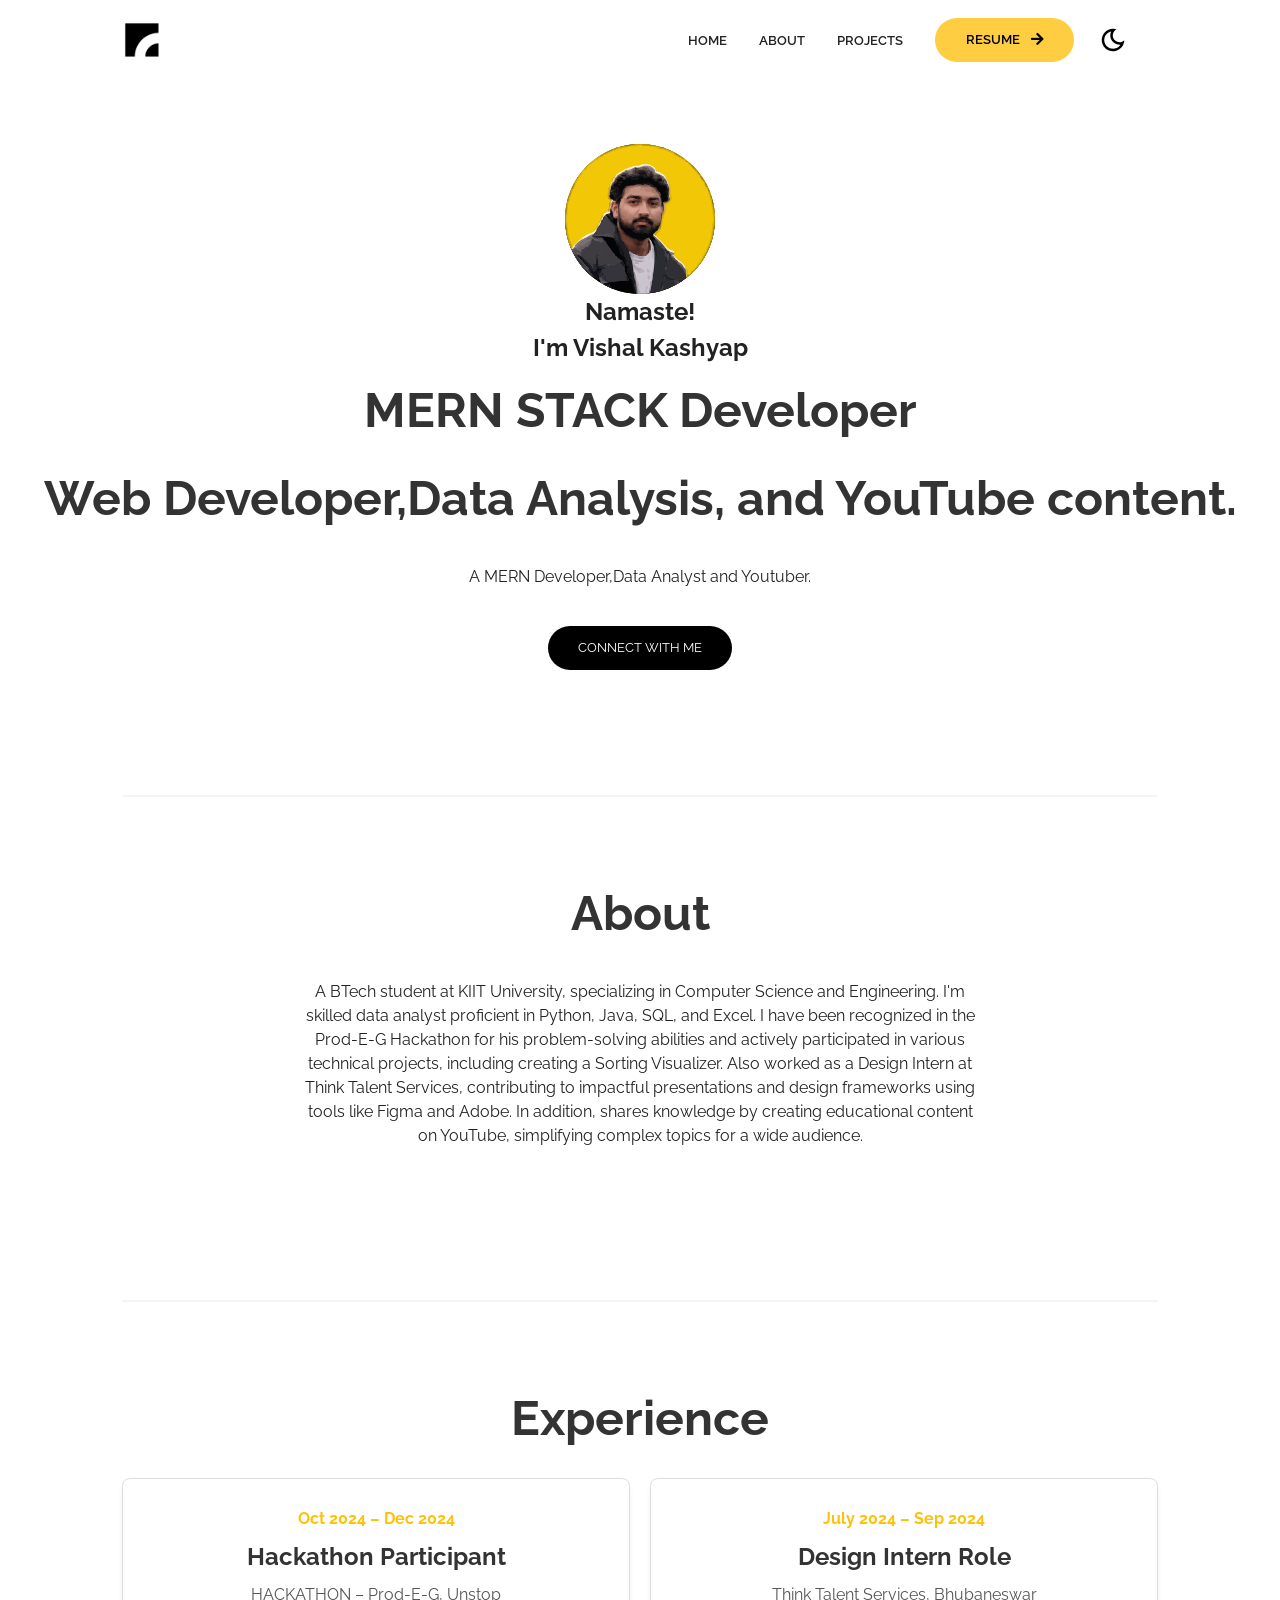
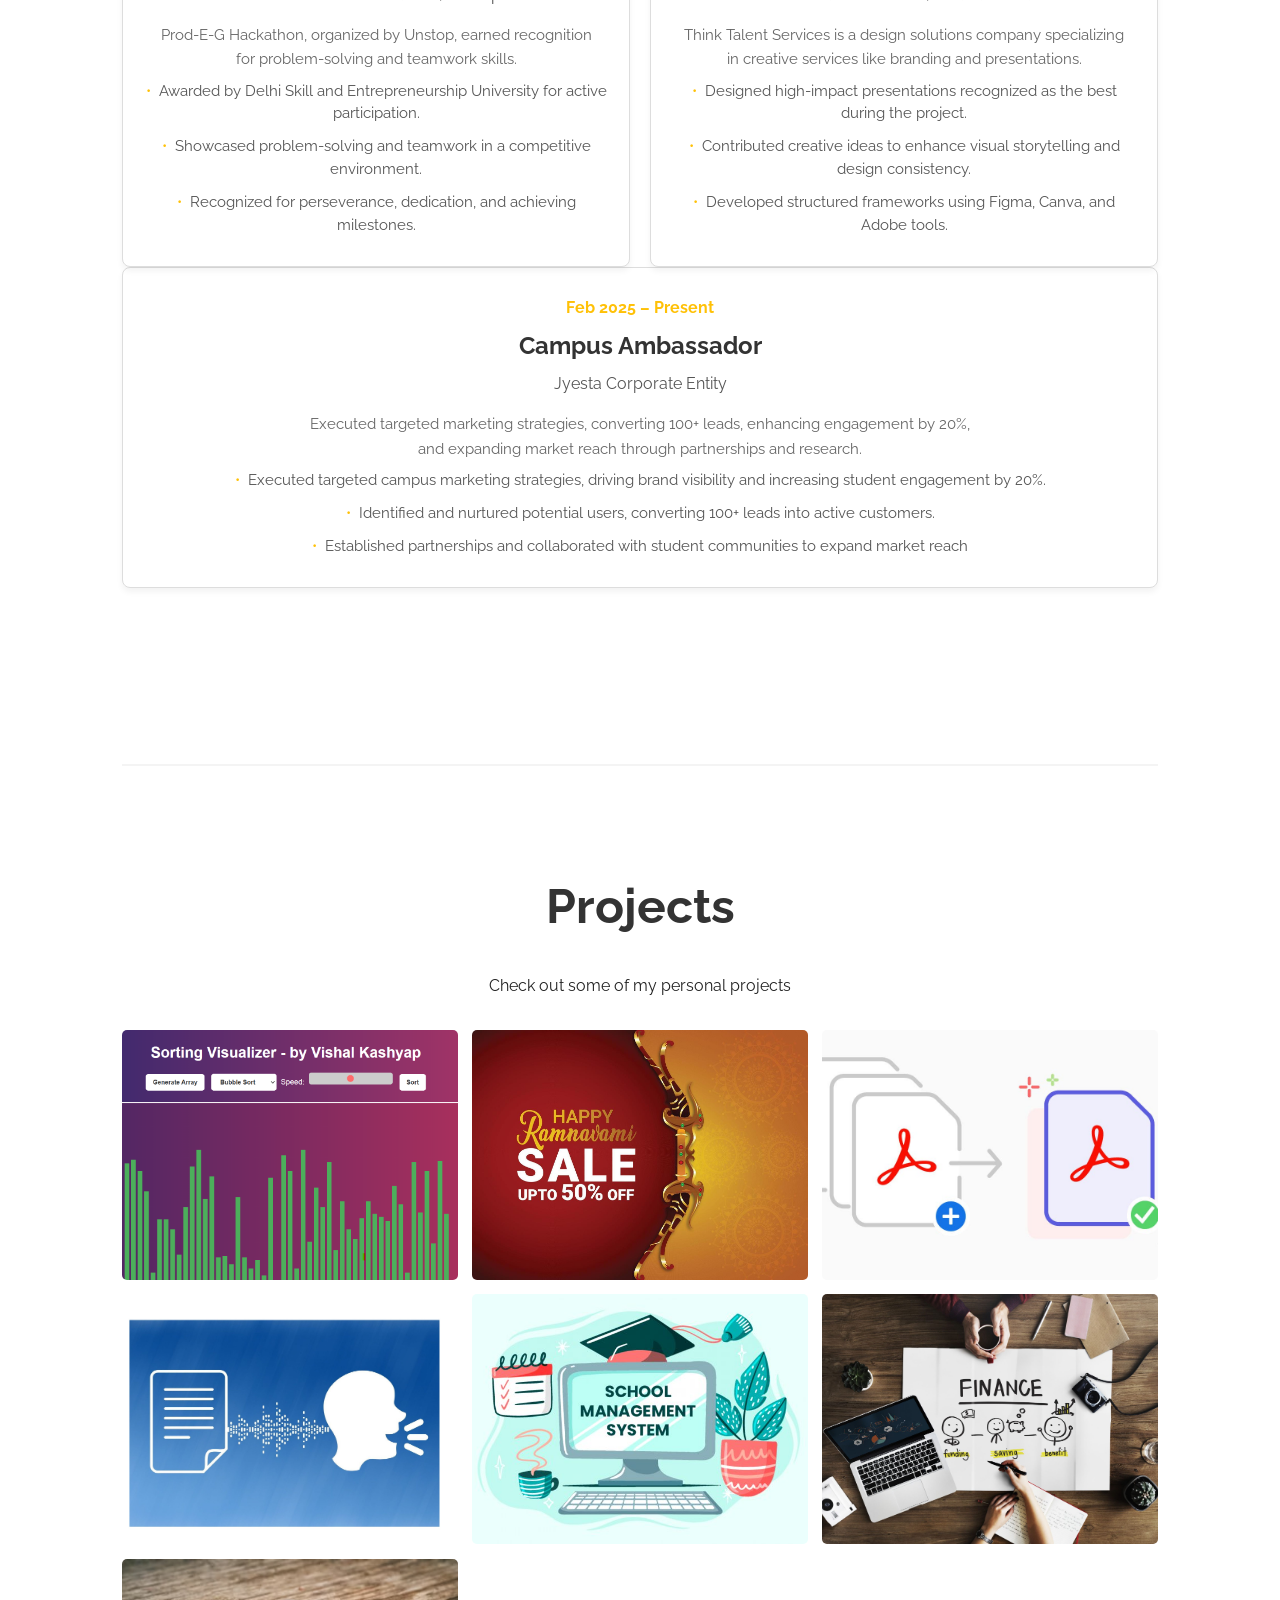
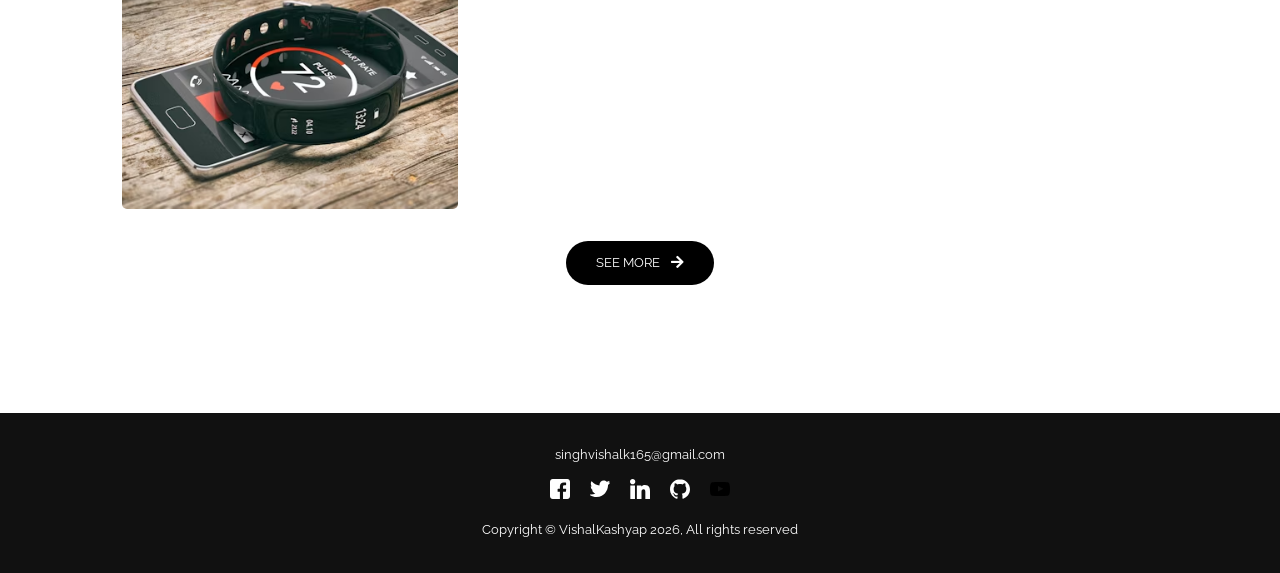
<file: index.html>
<!DOCTYPE html>
<html lang="en">
  <head>
    <meta charset="UTF-8" />
    <meta http-equiv="X-UA-Compatible" content="IE=edge" />
    <meta name="viewport" content="width=device-width, initial-scale=1.0" />
    <!-- Primary Meta Tags -->
    <title>Vishal's Portfolio</title>
    <meta name="title" content="Vishal's Portfolio " />
    <meta
      name="description"
      content="Build or customize your portfolio website using this super easy template. Free to use if you are a member of the community or a contributor to this project"
    />

    <!-- Open Graph / Facebook -->
    <meta property="og:type" content="website" />
    <meta
      property="og:url"
      content="https://github.com/CommunityPro/portfolio-html"
    />
    <meta property="og:title" content=" Vishal's Portfolio " />
    <meta
      property="og:description"
      content="Build or customize your portfolio website using this super easy template. Free to use if you are a member of the community or a contributor to this project"
    />
    <meta
      property="og:image"
      content="https://user-images.githubusercontent.com/62628408/150613011-b78a7f5a-0af1-4312-aab0-0022e7258693.png"
    />

    <!-- Twitter -->
    <meta property="twitter:card" content="summary_large_image" />
    <meta
      property="twitter:url"
      content="https://github.com/CommunityPro/portfolio-html"
    />
    <meta property="twitter:title" content="Vishal's Portfolio" />
    <meta
      property="twitter:description"
      content="Build or customize your portfolio website using this super easy template. Free to use if you are a member of the community or a contributor to this project"
    />
    <meta
      property="twitter:image"
      content="https://user-images.githubusercontent.com/62628408/150613011-b78a7f5a-0af1-4312-aab0-0022e7258693.png"
    />

    <!-- Link -->
    <link
      rel="apple-touch-icon"
      sizes="180x180"
      href="assets/favicon/apple-touch-icon.png"
    />
    <link
      rel="icon"
      type="image/png"
      sizes="16x16"
      href="/assets/favicon/favicon-16x16.png"
    />
    <link
      rel="icon"
      type="image/png"
      sizes="32x32"
      href="assets/favicon/favicon-32x32.png"
    />
    <link
      rel="icon"
      type="image/png"
      sizes="192x192"
      href="assets/favicon/android-chrome-192x192.png"
    />
    <link
      rel="icon"
      type="image/png"
      sizes="512x512"
      href="assets/favicon/android-chrome-512x512.png"
    />
    <link rel="icon" type="image/x-icon" href="assets/favicon/favicon.ico" />
    <link rel="manifest" href="assets/favicon/site.webmanifest" />
    <link
      rel="stylesheet"
      href="https://use.fontawesome.com/releases/v5.15.4/css/all.css"
      integrity="sha384-DyZ88mC6Up2uqS4h/KRgHuoeGwBcD4Ng9SiP4dIRy0EXTlnuz47vAwmeGwVChigm"
      crossorigin="anonymous"
    />
    <link rel="stylesheet" href="css/style.css" />
    <link rel="stylesheet" href="css/utilities.css" />
  </head>
  <body>
    <header id="hero">
      <!-- Navbar -->
      <nav class="navbar">
        <div class="container">
          <!-- Logo -->
          <h1 id="logo">
            <a href="https://github.com/vishalsiingh"
              ><img src="./assets/logo.png" alt="Your Logo"
            /></a>
          </h1>
          <!-- Navbar links -->
          <ul class="nav-menu">
            <li><a class="nav-link" href="#">HOME</a></li>
            <li><a class="nav-link" href="#about">ABOUT</a></li>
            <!-- <li><a class="nav-link" href="#experience">EXPERIENCE</a></li> -->
            <li><a class="nav-link" href="#projects">PROJECTS</a></li>
            <!-- <li><a class="nav-link" href="#">CONTACT</a></li> -->
            <!-- <li><a class="nav-link" href="#">BlOG</a></li> -->
            <li>
              <a
                class="nav-link btn btn-primary"
                href="https://drive.google.com/file/d/1bNooGk1gYQghJEmc5pCq57yoVeZEITYA/view?usp=sharing"
                >RESUME <i class="fas fa-arrow-right"></i
              ></a>
            </li>

            <!-- Toggle switch -->
            <div class="theme-switch">
              <input type="checkbox" id="switch" />
              <label class="toggle-icons" for="switch">
                <img class="moon" src="assets/moon.svg" />
                <img class="sun" src="assets/sun.svg" />
              </label>
            </div>
            <!-- Hamburger menu -->
          </ul>
          <div class="hamburger">
            <span class="bar"></span>
            <span class="bar"></span>
            <span class="bar"></span>
          </div>
        </div>
      </nav>

      <section class="header-container">
        <img
          class="profile-image"
          src="assets/about-me.svg"
          alt=""
        />
        <h1>Namaste!</h1>
        <h1>I'm Vishal Kashyap</h1>

        <div class="content-text">
          <h2>MERN STACK Developer</h2>
          <h2> Web Developer,Data Analysis, and YouTube content.</h2>

          <p>
            A MERN Developer,Data Analyst and Youtuber.
          </p>
        </div>
        <a
          href="https://www.linkedin.com/in/vishal--kashyap/"
          class="btn btn-secondary"
          target="_blank"
          >Connect With Me</a
        >
      </section>
    </header>

    <!--About-->
    <section id="about" class="project-container container">
      <div class="division"></div>
      <div class="content-text">
        <h2>About</h2>
        <p>A BTech student at KIIT University, specializing in Computer Science and Engineering. I'm skilled data analyst proficient in Python, Java, SQL, and Excel. I have been recognized in the Prod-E-G Hackathon for his problem-solving abilities and actively participated in various technical projects, including creating a Sorting Visualizer. Also worked as a Design Intern at Think Talent Services, contributing to impactful presentations and design frameworks using tools like Figma and Adobe. In addition, shares knowledge by creating educational content on YouTube, simplifying complex topics for a wide audience.</p>
      </div>

      <article class="project">


</article>

      <!-- <a href="#" class="btn btn-secondary"
        target="_blank" >See More <i class="fas fa-arrow-right"></i
      ></a> -->
    </section>


    <section id="experience" class="project-container container">
      <div class="division"></div>
      <div class="content-text">
        <h2>Experience</h2>
        <div class="experience-grid">
          <div class="experience-item">
            <p class="experience-duration">Oct 2024 – Dec 2024</p>
            <h3>Hackathon Participant</h3>
            <p class="experience-location">HACKATHON – Prod-E-G, Unstop</p>
            <p class="experience-description">
              Prod-E-G Hackathon, organized by Unstop, earned recognition for problem-solving and teamwork skills.
            </p>
            <ul class="experience-points">
              <li>Awarded by Delhi Skill and Entrepreneurship University for active participation.</li>
              <li>Showcased problem-solving and teamwork in a competitive environment.</li>
              <li>Recognized for perseverance, dedication, and achieving milestones.</li>
            </ul>
          </div>
          <div class="experience-item">
            <p class="experience-duration">July 2024 – Sep 2024</p>
            <h3>Design Intern Role</h3>
            <p class="experience-location">Think Talent Services, Bhubaneswar</p>
            <p class="experience-description">
              Think Talent Services is a design solutions company specializing in creative services like branding and presentations.
            </p>
            <ul class="experience-points">
              <li>Designed high-impact presentations recognized as the best during the project.</li>
              <li>Contributed creative ideas to enhance visual storytelling and design consistency.</li>
              <li>Developed structured frameworks using Figma, Canva, and Adobe tools.</li>
            </ul>
          </div>
        </div>
        <div class="experience-item">
          <p class="experience-duration">Feb 2025 – Present</p>
          <h3>Campus Ambassador</h3>
          <p class="experience-location">Jyesta Corporate Entity</p>
          <p class="experience-description">
            Executed targeted marketing strategies, converting 100+ leads, enhancing engagement by 20%, and expanding market reach through partnerships and research.
          </p>
          <ul class="experience-points">
            <li>Executed targeted campus marketing strategies, driving brand visibility and increasing student engagement by 20%.</li>
            <li>Identified and nurtured potential users, converting 100+ leads into active customers.</li>
            <li>Established partnerships and collaborated with student communities to expand market reach</li>
          </ul>
        </div>
      </div>
      <!-- <article class="ex">


  </article> -->
  <!-- <a href="#" class="btn btn-secondary"
        target="_blank" >See More <i class="fas fa-arrow-right"></i
      ></a> -->
      </section>
    
    
    <!-- Projects -->
    <section id="projects" class="project-container container">
      <div class="division"></div>
      <div class="content-text">
        <h2>Projects</h2>
        <p>Check out some of my personal projects</p>
      </div>

      <article class="project">
        <!-- Project 1 -->
        <div href="https://github.com/vishalsiingh/Sorting-Visualizer" class="card">
          <div class="project-info">
            <div class="project-bio">
              <h3>Sorting-Visualizer</h3>
              <p>HTML, JS, CSS</p>
            </div>

            <div class="project-link">
              <a href="https://github.com/vishalsiingh/Sorting-Visualizer" target="_blank"><i class="fab fa-github"></i></a>
              <a href="#" target="_blank"><i class="fas fa-globe"></i></a>
            </div>
          </div>
        </div>

        <!-- Project 2 -->
        <div href="" class="card">
          <div class="project-info">
            <div class="project-bio">
              <h3>Data Analytics Projects</h3>
              <p>Python,Numpy,Jupyter</p>
            </div>

            <div class="project-link">
              <a href="https://github.com/vishalsiingh/Data-Analytics-Projects" target="_blank"><i class="fab fa-github"></i></a>
              <a href="#" target="_blank"><i class="fas fa-globe"></i></a>
            </div>
          </div>
        </div>

        <!-- Porject 3 -->
        <div href="" class="card">
          <div class="project-info">
            <div class="project-bio">
              <h3>Merging pdf </h3>
              <p>Python</p>
            </div>

            <div class="project-link">
              <a href="https://github.com/vishalsiingh/Merge-Pdf-Project" target="_blank"><i class="fab fa-github"></i></a>
              <a href="#" target="_blank"><i class="fas fa-globe"></i></a>
            </div>
          </div>
        </div>
        <!--Project 4-->
        <div href="" class="card">
          <div class="project-info">
            <div class="project-bio">
              <h3>Text to Speech</h3>
              <p>Python,Tkinter</p>
            </div>

            <div class="project-link">
              <a href="https://github.com/vishalsiingh/Text-to-Speech" target="_blank"><i class="fab fa-github"></i></a>
              <a href="#" target="_blank"><i class="fas fa-globe"></i></a>
            </div>
          </div>
        </div>
        <!---Peoject 5-->
        <div href="" class="card">
          <div class="project-info">
            <div class="project-bio">
              <h3>School Management System</h3>
              <p>Python,Tkinter,sqlite3</p>
            </div>

            <div class="project-link">
              <a href="https://github.com/vishalsiingh/School-Management-System" target="_blank"><i class="fab fa-github"></i></a>
              <a href="#" target="_blank"><i class="fas fa-globe"></i></a>
            </div>
          </div>
        </div>
        <!----project 6-->
        <div href="https://github.com/vishalsiingh/Finance-Manager" class="card">
          <div class="project-info">
            <div class="project-bio">
              <h3>Personal Finance Manager</h3>
              <p>MERN STACK</p>
            </div>

            <div class="project-link">
              <a href="https://github.com/vishalsiingh/Finance-Manager" target="_blank"><i class="fab fa-github"></i></a>
              <a href="#" target="_blank"><i class="fas fa-globe"></i></a>
            </div>
          </div>
        </div>
        <!--projct 7-->
        <div href="https://github.com/vishalsiingh/fitness-tracker" class="card">
          <div class="project-info">
            <div class="project-bio">
              <h3>Fitness Tracker</h3>
              <p>Implemented using Python</p>
            </div>

            <div class="project-link">
              <a href="https://github.com/vishalsiingh/fitness-tracker" target="_blank"><i class="fab fa-github"></i></a>
              <a href="#" target="_blank"><i class="fas fa-globe"></i></a>
            </div>
          </div>
        </div>


      </article>

      <a href="#" class="btn btn-secondary"
        target="_blank" >See More <i class="fas fa-arrow-right"></i
      ></a>
    </section>

    <footer id="footer">
      <div class="container">
        <a href="mailto:communitypro47@gmail.com">singhvishalk165@gmail.com</a>
        <!-- Social links -->
        <div class="social">
          <a href="#" target="_blank"
            ><img src="./assets/facebook-icon.svg" alt="Facebook"
          /></a>
          <a href="https://x.com/VishalS68536149" target="_blank"><img src="./assets/twitter-icon.svg" alt="Twitter" /></a>
          <a href="https://www.linkedin.com/in/vishal--kashyap/" target="_blank"
            ><img src="./assets/linkedin-icon.svg" alt="Linkedin"
          /></a>
          <a href="https://github.com/vishalsiingh" target="_blank"><img src="./assets/github-icon.svg" alt="GitHub" /></a>
          <a href="https://www.youtube.com/@heysnap_" target="_blank"
            ><img src="./assets/youtube-168-svgrepo-com.svg" alt="Youtube"
          /></a>
        </div>
        <!-- Attribution -->
        <!-- <div class="attribution">
          <a
            href="https://github.com/CommunityPro/portfolio-html"
            target="_blank"
            rel="noopener noreferrer"
          >
            <img
              src="https://user-images.githubusercontent.com/62628408/157202263-9174da24-b19a-4017-9b7c-a1d26ae8f014.svg"
              alt="attribution"
              width="150px"
            />
          </a>
        </div> -->
        <p>Copyright &copy; VishalKashyap <span id="datee"></span>, All rights reserved</p>
      </div>
    </footer>
    <script src="js/script.js"></script>
  </body>
</html>
</file>
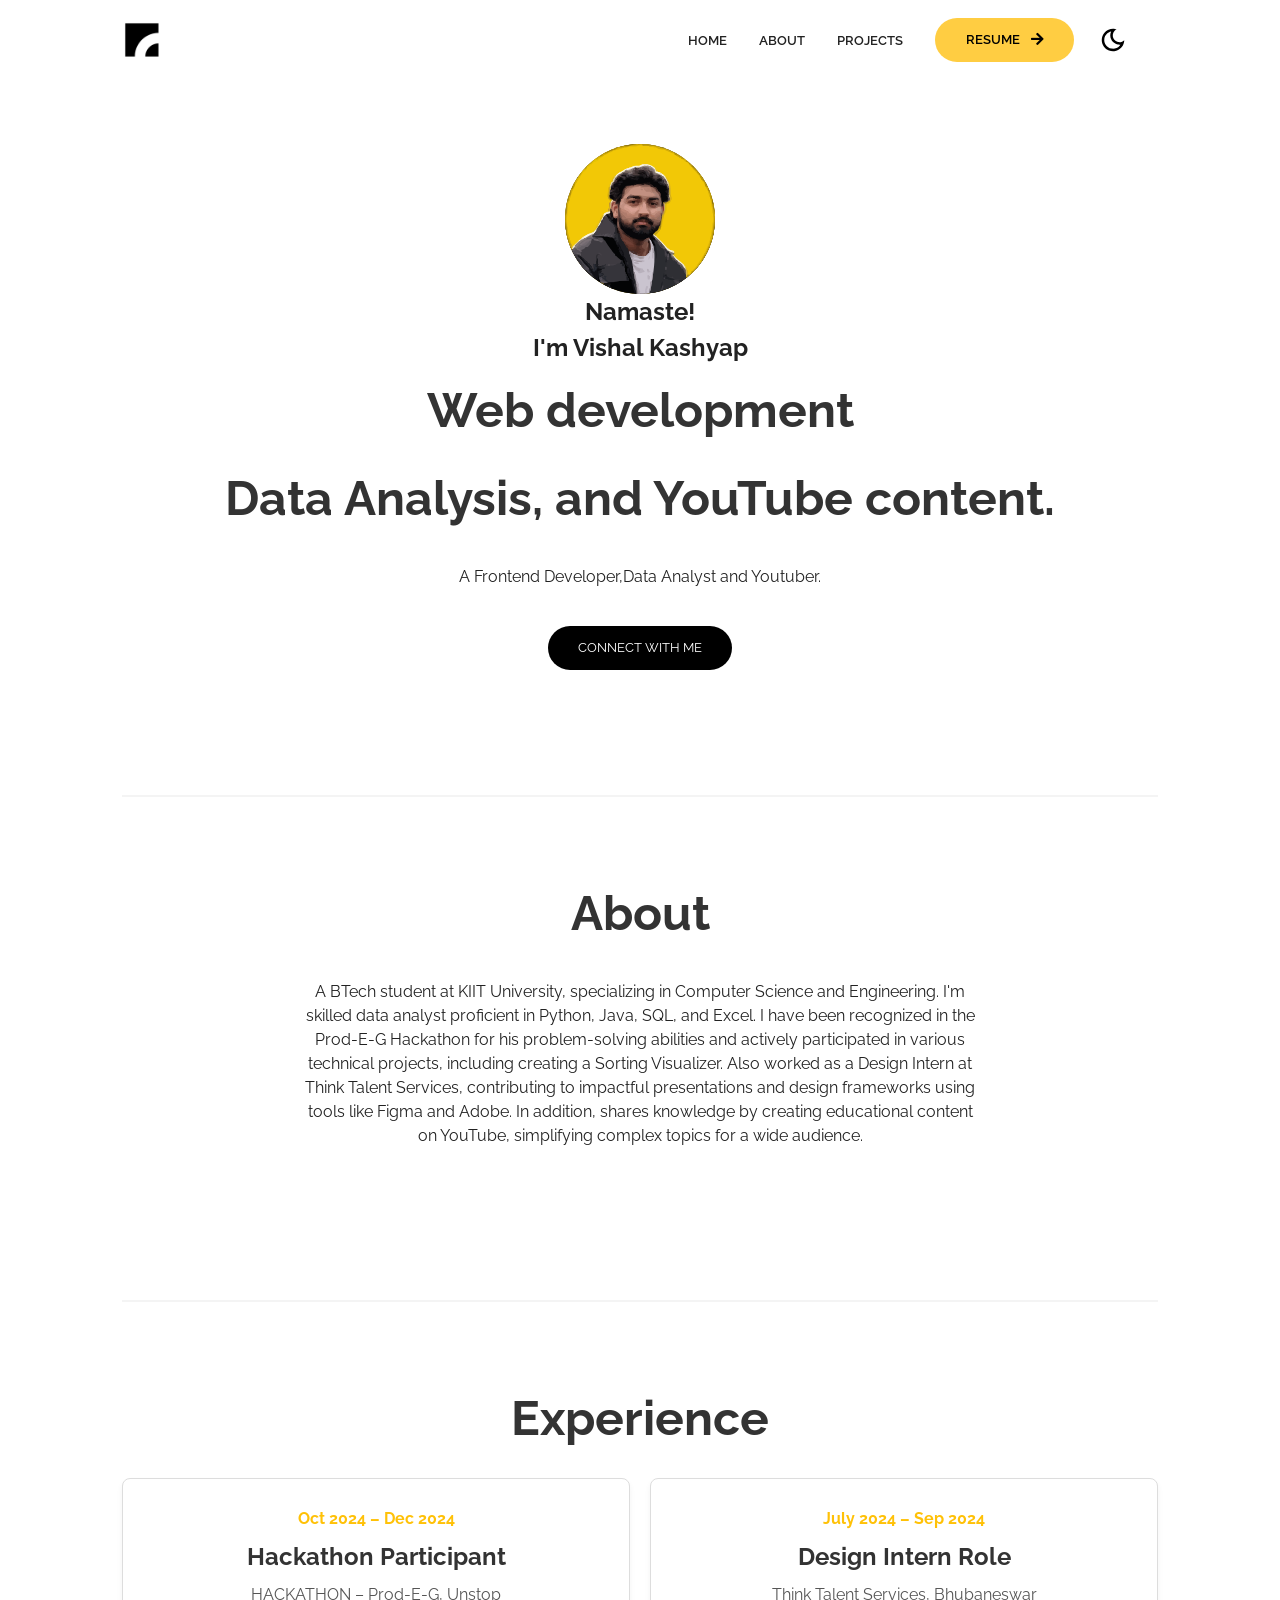
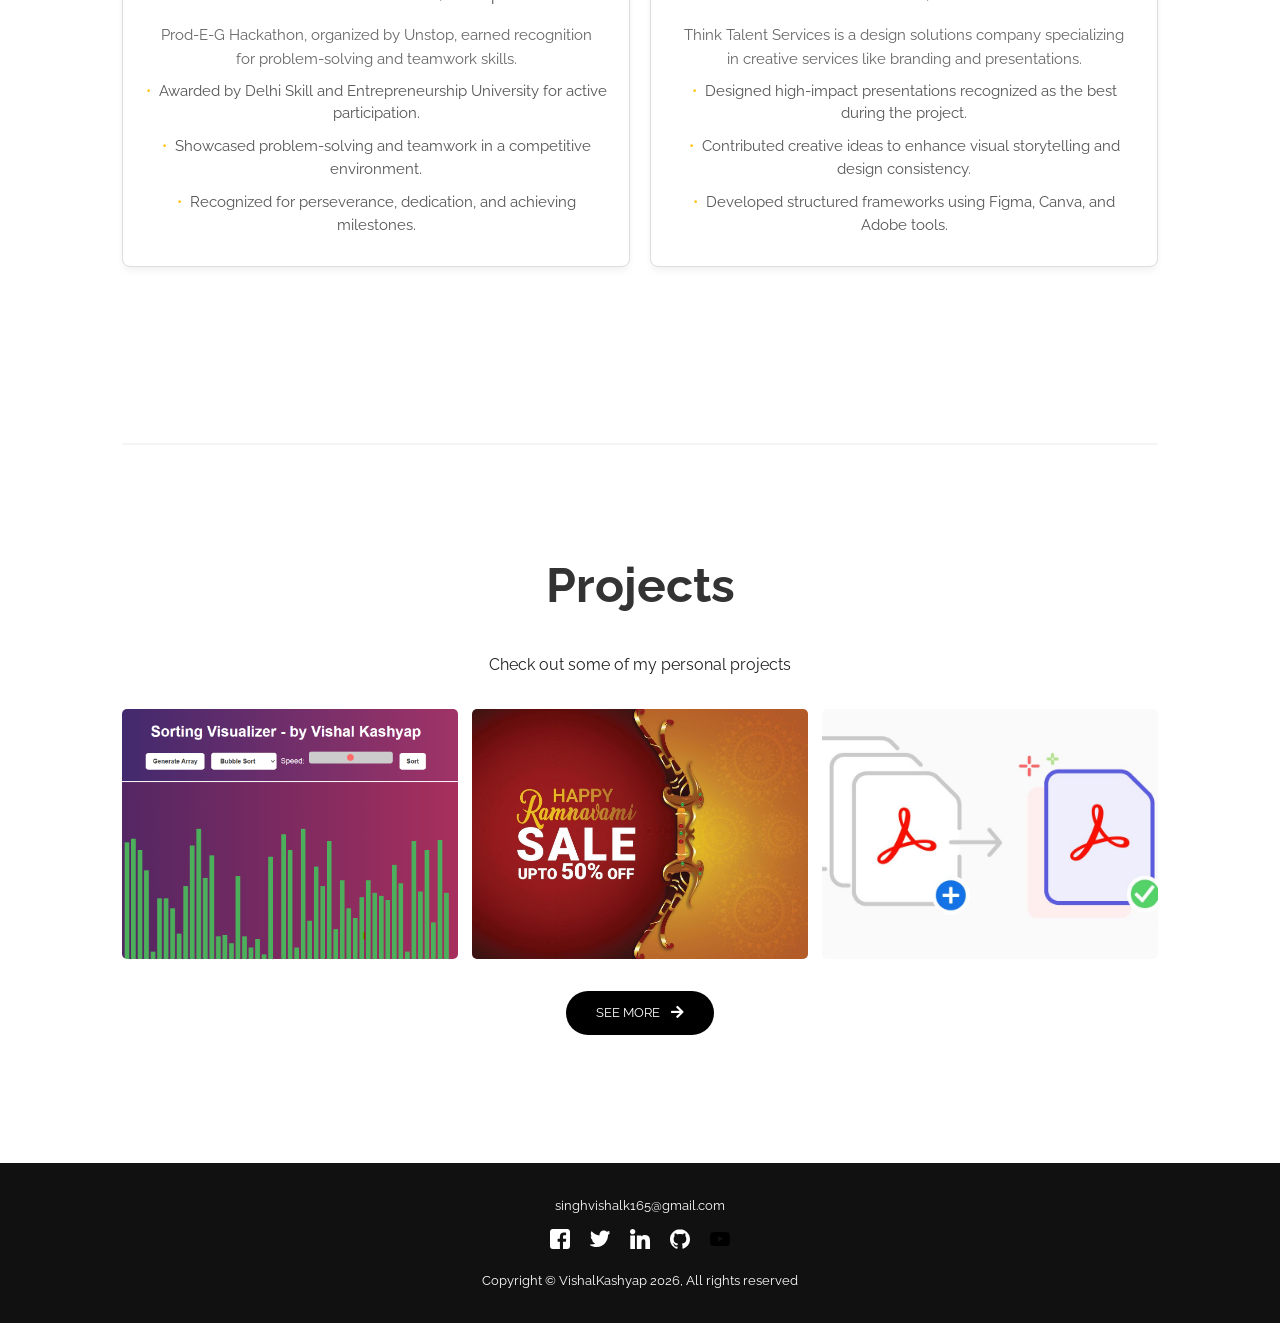
<file: src/index.html>
<!DOCTYPE html>
<html lang="en">
  <head>
    <meta charset="UTF-8" />
    <meta http-equiv="X-UA-Compatible" content="IE=edge" />
    <meta name="viewport" content="width=device-width, initial-scale=1.0" />
    <!-- Primary Meta Tags -->
    <title>Vishal's Portfolio</title>
    <meta name="title" content="Vishal's Portfolio " />
    <meta
      name="description"
      content="Build or customize your portfolio website using this super easy template. Free to use if you are a member of the community or a contributor to this project"
    />

    <!-- Open Graph / Facebook -->
    <meta property="og:type" content="website" />
    <meta
      property="og:url"
      content="https://github.com/CommunityPro/portfolio-html"
    />
    <meta property="og:title" content=" Vishal's Portfolio " />
    <meta
      property="og:description"
      content="Build or customize your portfolio website using this super easy template. Free to use if you are a member of the community or a contributor to this project"
    />
    <meta
      property="og:image"
      content="https://user-images.githubusercontent.com/62628408/150613011-b78a7f5a-0af1-4312-aab0-0022e7258693.png"
    />

    <!-- Twitter -->
    <meta property="twitter:card" content="summary_large_image" />
    <meta
      property="twitter:url"
      content="https://github.com/CommunityPro/portfolio-html"
    />
    <meta property="twitter:title" content="Vishal's Portfolio" />
    <meta
      property="twitter:description"
      content="Build or customize your portfolio website using this super easy template. Free to use if you are a member of the community or a contributor to this project"
    />
    <meta
      property="twitter:image"
      content="https://user-images.githubusercontent.com/62628408/150613011-b78a7f5a-0af1-4312-aab0-0022e7258693.png"
    />

    <!-- Link -->
    <link
      rel="apple-touch-icon"
      sizes="180x180"
      href="assets/favicon/apple-touch-icon.png"
    />
    <link
      rel="icon"
      type="image/png"
      sizes="16x16"
      href="/assets/favicon/favicon-16x16.png"
    />
    <link
      rel="icon"
      type="image/png"
      sizes="32x32"
      href="assets/favicon/favicon-32x32.png"
    />
    <link
      rel="icon"
      type="image/png"
      sizes="192x192"
      href="assets/favicon/android-chrome-192x192.png"
    />
    <link
      rel="icon"
      type="image/png"
      sizes="512x512"
      href="assets/favicon/android-chrome-512x512.png"
    />
    <link rel="icon" type="image/x-icon" href="assets/favicon/favicon.ico" />
    <link rel="manifest" href="assets/favicon/site.webmanifest" />
    <link
      rel="stylesheet"
      href="https://use.fontawesome.com/releases/v5.15.4/css/all.css"
      integrity="sha384-DyZ88mC6Up2uqS4h/KRgHuoeGwBcD4Ng9SiP4dIRy0EXTlnuz47vAwmeGwVChigm"
      crossorigin="anonymous"
    />
    <link rel="stylesheet" href="css/style.css" />
    <link rel="stylesheet" href="css/utilities.css" />
  </head>
  <body>
    <header id="hero">
      <!-- Navbar -->
      <nav class="navbar">
        <div class="container">
          <!-- Logo -->
          <h1 id="logo">
            <a href="https://github.com/vishalsiingh"
              ><img src="./assets/logo.png" alt="Your Logo"
            /></a>
          </h1>
          <!-- Navbar links -->
          <ul class="nav-menu">
            <li><a class="nav-link" href="#">HOME</a></li>
            <li><a class="nav-link" href="#about">ABOUT</a></li>
            <!-- <li><a class="nav-link" href="#experience">EXPERIENCE</a></li> -->
            <li><a class="nav-link" href="#projects">PROJECTS</a></li>
            <!-- <li><a class="nav-link" href="#">CONTACT</a></li> -->
            <!-- <li><a class="nav-link" href="#">BlOG</a></li> -->
            <li>
              <a
                class="nav-link btn btn-primary"
                href="https://docs.google.com/document/d/1_gf94aerEWuReGbv3k5sPOVGyFTRtV_jgQ7TOz2eaa0/edit?usp=sharing"
                >RESUME <i class="fas fa-arrow-right"></i
              ></a>
            </li>

            <!-- Toggle switch -->
            <div class="theme-switch">
              <input type="checkbox" id="switch" />
              <label class="toggle-icons" for="switch">
                <img class="moon" src="assets/moon.svg" />
                <img class="sun" src="assets/sun.svg" />
              </label>
            </div>
            <!-- Hamburger menu -->
          </ul>
          <div class="hamburger">
            <span class="bar"></span>
            <span class="bar"></span>
            <span class="bar"></span>
          </div>
        </div>
      </nav>

      <section class="header-container">
        <img
          class="profile-image"
          src="assets/about-me.svg"
          alt=""
        />
        <h1>Namaste!</h1>
        <h1>I'm Vishal Kashyap</h1>

        <div class="content-text">
          <h2>Web development</h2>
          <h2>Data Analysis, and YouTube content.</h2>

          <p>
            A Frontend Developer,Data Analyst and Youtuber.
          </p>
        </div>
        <a
          href="https://www.linkedin.com/in/vishal--kashyap/"
          class="btn btn-secondary"
          target="_blank"
          >Connect With Me</a
        >
      </section>
    </header>

    <!--About-->
    <section id="about" class="project-container container">
      <div class="division"></div>
      <div class="content-text">
        <h2>About</h2>
        <p>A BTech student at KIIT University, specializing in Computer Science and Engineering. I'm skilled data analyst proficient in Python, Java, SQL, and Excel. I have been recognized in the Prod-E-G Hackathon for his problem-solving abilities and actively participated in various technical projects, including creating a Sorting Visualizer. Also worked as a Design Intern at Think Talent Services, contributing to impactful presentations and design frameworks using tools like Figma and Adobe. In addition, shares knowledge by creating educational content on YouTube, simplifying complex topics for a wide audience.</p>
      </div>

      <article class="project">


</article>

      <!-- <a href="#" class="btn btn-secondary"
        target="_blank" >See More <i class="fas fa-arrow-right"></i
      ></a> -->
    </section>


    <section id="experience" class="project-container container">
      <div class="division"></div>
      <div class="content-text">
        <h2>Experience</h2>
        <div class="experience-grid">
          <div class="experience-item">
            <p class="experience-duration">Oct 2024 – Dec 2024</p>
            <h3>Hackathon Participant</h3>
            <p class="experience-location">HACKATHON – Prod-E-G, Unstop</p>
            <p class="experience-description">
              Prod-E-G Hackathon, organized by Unstop, earned recognition for problem-solving and teamwork skills.
            </p>
            <ul class="experience-points">
              <li>Awarded by Delhi Skill and Entrepreneurship University for active participation.</li>
              <li>Showcased problem-solving and teamwork in a competitive environment.</li>
              <li>Recognized for perseverance, dedication, and achieving milestones.</li>
            </ul>
          </div>
          <div class="experience-item">
            <p class="experience-duration">July 2024 – Sep 2024</p>
            <h3>Design Intern Role</h3>
            <p class="experience-location">Think Talent Services, Bhubaneswar</p>
            <p class="experience-description">
              Think Talent Services is a design solutions company specializing in creative services like branding and presentations.
            </p>
            <ul class="experience-points">
              <li>Designed high-impact presentations recognized as the best during the project.</li>
              <li>Contributed creative ideas to enhance visual storytelling and design consistency.</li>
              <li>Developed structured frameworks using Figma, Canva, and Adobe tools.</li>
            </ul>
          </div>
        </div>
      </div>
      <!-- <article class="ex">


  </article> -->
  <!-- <a href="#" class="btn btn-secondary"
        target="_blank" >See More <i class="fas fa-arrow-right"></i
      ></a> -->
      </section>
    
    
    <!-- Projects -->
    <section id="projects" class="project-container container">
      <div class="division"></div>
      <div class="content-text">
        <h2>Projects</h2>
        <p>Check out some of my personal projects</p>
      </div>

      <article class="project">
        <!-- Project 1 -->
        <div href="https://github.com/vishalsiingh/Sorting-Visualizer" class="card">
          <div class="project-info">
            <div class="project-bio">
              <h3>Sorting-Visualizer</h3>
              <p>HTML, JS, CSS</p>
            </div>

            <div class="project-link">
              <a href="https://github.com/vishalsiingh/Sorting-Visualizer" target="_blank"><i class="fab fa-github"></i></a>
              <a href="#" target="_blank"><i class="fas fa-globe"></i></a>
            </div>
          </div>
        </div>

        <!-- Project 2 -->
        <div href="" class="card">
          <div class="project-info">
            <div class="project-bio">
              <h3>Data Analytics Projects</h3>
              <p>Python,Numpy,Jupyter</p>
            </div>

            <div class="project-link">
              <a href="https://github.com/vishalsiingh/Data-Analytics-Projects" target="_blank"><i class="fab fa-github"></i></a>
              <a href="#" target="_blank"><i class="fas fa-globe"></i></a>
            </div>
          </div>
        </div>

        <!-- Porject 3 -->
        <div href="" class="card">
          <div class="project-info">
            <div class="project-bio">
              <h3>Merging pdf </h3>
              <p>Python</p>
            </div>

            <div class="project-link">
              <a href="https://github.com/vishalsiingh/Merge-Pdf-Project" target="_blank"><i class="fab fa-github"></i></a>
              <a href="#" target="_blank"><i class="fas fa-globe"></i></a>
            </div>
          </div>
        </div>


      </article>

      <a href="#" class="btn btn-secondary"
        target="_blank" >See More <i class="fas fa-arrow-right"></i
      ></a>
    </section>

    <footer id="footer">
      <div class="container">
        <a href="mailto:communitypro47@gmail.com">singhvishalk165@gmail.com</a>
        <!-- Social links -->
        <div class="social">
          <a href="#" target="_blank"
            ><img src="./assets/facebook-icon.svg" alt="Facebook"
          /></a>
          <a href="https://x.com/VishalS68536149" target="_blank"><img src="./assets/twitter-icon.svg" alt="Twitter" /></a>
          <a href="https://www.linkedin.com/in/vishal--kashyap/" target="_blank"
            ><img src="./assets/linkedin-icon.svg" alt="Linkedin"
          /></a>
          <a href="https://github.com/vishalsiingh" target="_blank"><img src="./assets/github-icon.svg" alt="GitHub" /></a>
          <a href="https://www.youtube.com/@heysnap_" target="_blank"
            ><img src="./assets/youtube-168-svgrepo-com.svg" alt="Youtube"
          /></a>
        </div>
        <!-- Attribution -->
        <!-- <div class="attribution">
          <a
            href="https://github.com/CommunityPro/portfolio-html"
            target="_blank"
            rel="noopener noreferrer"
          >
            <img
              src="https://user-images.githubusercontent.com/62628408/157202263-9174da24-b19a-4017-9b7c-a1d26ae8f014.svg"
              alt="attribution"
              width="150px"
            />
          </a>
        </div> -->
        <p>Copyright &copy; VishalKashyap <span id="datee"></span>, All rights reserved</p>
      </div>
    </footer>
    <script src="js/script.js"></script>
  </body>
</html>
</file>
<file: css/style.css>
/* This is the required project styling. Will contain essential CSS styles like:
   * Flex property
   * Grid layout
   * Cards and sections
*/

@import url(https://fonts.googleapis.com/css?family=Raleway:100,200,300,regular,500,600,700,800,900,100italic,200italic,300italic,italic,500italic,600italic,700italic,800italic,900italic);

/* variables */
:root {
  /* Colors */
  --primary-color: #ffcd42;
  --secondary-color: #ffd35c;
  --bg-primary: #ffffff;
  --text-color: #222222;
  --text-color-two: #ffffff;
  --bg-secondary: #000000;
  --card-background: #f4f4f4;
  --bg-secondary-two: #111111;

  --shadow: 0 10px 40px rgba(0, 0, 0, 0.2);

  /* Font Weight */
  --weight-small: 400;
  --weight-semibold: 600;
  --weight-bold: 800;

  /* Max width */
  --width-small: 600px;
  --width-medium: 1100px;
  --width-large: 1300px;
}

[data-theme="dark"] {
  --primary-color: #ffcd42;
  --secondary-color: #ffd35c;
  --bg-primary: #000000;
  --text-color: #ffffff;
  --text-color-two: #222222;
  --bg-secondary: #ffffff;
  --card-background: #111111;
  --bg-secondary-two: #f4f4f4;
  --shadow: 0 2px 10px rgba(95, 95, 95, 0.2);
}

html {
  font-size: 100%;
  scroll-behavior: smooth;
}

/* Reset default styling */
* {
  margin: 0;
  padding: 0;
  box-sizing: border-box;
}

ul {
  list-style: none;
}

a {
  text-decoration: none;
  color: var(--text-color);
}

/* Main styling */
body {
  background: var(--bg-primary);
  color: var(--text-color);
  font-family: "Raleway", sans-serif;
  line-height: 1.5;
}

/* Navbar */
.navbar {
  position: fixed;
  top: 0;
  left: 0;
  right: 0;
  z-index: 20;
  background: var(--bg-primary);
}

.navbar .container {
  display: flex;
  align-items: center;
  justify-content: space-between;
  z-index: 20;
  height: 80px;
  width: 100%;
}

.navbar .nav-menu {
  display: flex;
  align-items: center;
  background: var(--bg-primary);
}

.navbar .nav-link {
  margin: 0 1rem;
  font-size: 0.8rem;
  font-weight: var(--weight-semibold);
}

.navbar #logo img {
  display: block;
  width: 40px;
}

.navbar .btn {
  margin-right: 1.5rem;
}

.fas.fa-arrow-right {
  margin-left: 0.5rem;
  font-size: 0.9rem;
}

/* hamburger */
.hamburger {
  margin-bottom: 0.1rem;
  display: none;
}

.bar {
  display: block;
  width: 23px;
  height: 3px;
  margin: 4px auto;
  transition: all 0.3s ease-in-out;
  border-radius: 30px;
  background-color: var(--bg-secondary);
}

/* Hero section */
#hero {
  display: flex;
  flex-direction: column;
  height: 100%;
}

.profile-image {
  width: 150px;
  border-radius: 50%;
  animation: bounce 1s infinite alternate;
}

@keyframes bounce {
  from {
    transform: translateY(0px);
  }

  to {
    transform: translateY(-10px);
  }
}

.division {
  width: 100%;
  height: 2px;
  background-color: var(--card-background);
  margin: 5.5rem 0;
}
/* Projects */
#projects {
  display: flex;
  flex-direction: column;
  margin: 2rem auto 5rem;
}

#projects .btn {
  align-self: center;
  margin: 2rem 0;
}

.project {
  display: grid;
  grid-template-columns: repeat(3, 1fr);
  grid-auto-rows: minmax(250px, auto);
  grid-gap: 0.9rem;
}

.card .project-bio p {
  font-size: 0.83rem;
}

.card .project-bio h3 {
  font-size: 0.9rem;
}

.project-info {
  display: flex;
  justify-content: space-between;
  opacity: 0;
  position: relative;
  transition: 0.5s ease-in-out;
}

.project-bio {
  display: flex;
  flex-direction: column;
  justify-content: flex-end;
  position: relative;
  top: 160px;
  left: 10px;
}

/* Footer */
#footer {
  background: #111111;
}

#footer .container {
  display: flex;
  flex-direction: column;
  align-items: center;
  justify-content: center;
  color: #ffffff;
  min-height: 160px;
  text-align: center;
}

#footer a {
  font-size: 0.8rem;
  color: #fff;
}

#footer a:hover {
  opacity: 0.6;
}

#footer .social {
  margin: 0.9rem 0;
}

#footer .social img {
  width: 20px;
  height: 20px;
}

#footer .social a {
  margin: 0 0.5rem;
}

#footer p {
  font-size: 0.8rem;
}

/* Responsiveness */

@media (max-width: 1000px) {
  .project {
    display: grid;
    grid-template-columns: repeat(2, 1fr);
  }
}

@media (max-width: 768px) {
}

@media (max-width: 670px) {
  .navbar .nav-menu {
    position: fixed;
    right: -100vw;
    top: 4.5rem;
    flex-direction: column;
    width: calc(80% - 10px);
    transition: 0.3s;
    box-shadow: var(--shadow);
    padding: 2rem;
    border-radius: 5px;
    align-items: flex-start;
  }

  .navbar .btn {
    margin: 0;
    margin-top: 1rem;
  }

  .nav-menu.active {
    right: 20px;
  }

  .nav-menu .nav-link {
    font-size: 0.9rem;
    margin: 0 0.2rem;
  }

  .nav-menu li {
    margin-bottom: 0.5rem;
    width: 100%;
  }

  .nav-menu .btn {
    width: 100%;
    text-align: center;
    margin-top: 0.5rem;
  }

  .hamburger {
    display: block;
    cursor: pointer;
    padding: 0.2rem 0.4rem;
  }

  .hamburger.active {
    border: 1px dotted gray;
  }

  .hamburger.active .bar:nth-child(2) {
    opacity: 0;
  }

  .hamburger.active .bar:nth-child(1) {
    transform: translateY(6px) rotate(45deg);
  }

  .hamburger.active .bar:nth-child(3) {
    transform: translateY(-8px) rotate(-45deg);
  }
}

@media (max-width: 600px) {
  .project {
    display: grid;
    grid-template-columns: 1fr;
  }

  .header-container .btn {
    border-radius: 5px;
    width: 80%;
  }
}

/* General Styles */
.container {
  max-width: 1200px;
  margin: 0 auto;
}

.content-text h2 {
  text-align: center;
  margin-bottom: 30px;
  font-size: 2rem;
  color: #333; /* Darker text for light background */
}

/* Grid Layout */
.experience-grid {
  display: grid;
  grid-template-columns: repeat(2, 1fr);
  gap: 20px;
}

.experience-item {
  background-color: #fff; /* White background */
  padding: 20px;
  border-radius: 8px;
  border: 1px solid #ddd; /* Light border */
  box-shadow: 0 4px 6px rgba(0, 0, 0, 0.05);
  color: #333; /* Dark text */
}

/* Experience Duration */
.experience-duration {
  font-size: 1rem;
  font-weight: bold;
  color: #ffc107; /* Yellow color */
  margin-bottom: 10px;
}

/* Heading */
.experience-item h3 {
  font-size: 1.5rem;
  margin: 0;
  color: #333; /* Darker text */
}

/* Location or Event */
.experience-location {
  font-size: 1rem;
  color: #555; /* Medium-dark text for faded effect */
  margin-bottom: 15px;
}

/* Description */
.experience-description {
  font-size: 0.95rem;
  color: #666; /* Subtle gray for description */
  margin-bottom: 15px;
  line-height: 1.6;
}

/* Bullet Points */
.experience-points {
  list-style: none;
  padding: 0;
  margin: 0;
}

.experience-points li {
  margin-bottom: 10px;
  font-size: 0.95rem;
  color: #555;
  position: relative;
}

.experience-points li::before {
  content: "•";
  color: #ffc107; /* Yellow bullet point */
  margin-right: 8px;
}
</file>
<file: css/utilities.css>
/* ?This is where reusable styling of this template will be. 
   !Will contain things like:
   * Button styling
   * Background color styling
   * padding and margin
*/

.container {
  max-width: var(--width-medium);
  margin: 0 auto;
  padding: 1rem 2rem;
}

h1::selection,
h2::selection {
  color: #111;
  background: var(--primary-color);
}

/* Buttons */
.btn {
  display: inline-block;
  padding: 0.75rem 1.9rem;
  border-radius: 30px;
  text-transform: uppercase;
  font-size: 0.82rem;
  transition: 0.3s;
}

.btn-primary {
  background: var(--primary-color);
  color: #000000;
}

.btn-secondary {
  margin: 5px 0;
  background-color: var(--bg-secondary);
  color: var(--bg-primary);
}

/* add hover to resume button */
.btn-primary:hover {
  background: var(--secondary-color);
}

/* Dark mode toggle */
#switch {
  display: none;
}

.toggle-icons {
  display: flex;
  justify-content: space-between;
  align-items: center;
  cursor: pointer;
}

.toggle-icons > img {
  transition: 0.6s cubic-bezier(0.23, 1, 0.32, 1);
  width: 30px;
}

.moon {
  transform: rotate(10deg);
}

#switch:checked + .toggle-icons .moon {
  transform: rotate(250deg);
}

#switch:checked + .toggle-icons .sun {
  transform: rotate(100deg);
}

/* Header Container */
.header-container {
  display: flex;
  flex-direction: column;
  align-items: center;
  justify-content: center;
  margin-top: 8rem;
  padding: 1rem;
}

.header-container > div {
  margin-top: 1rem;
}

.content-text {
  text-align: center;
  margin: 1.5rem 0;
}

.content-text h2 {
  font-size: 3rem;
  line-height: 1.2;
  transition: 0.2s ease-in-out;
}

.content-text p {
  padding: 0.5rem;
  margin: 0 auto;
  max-width: 700px;
}

/* Project cards */
.card {
  padding: 1rem;
  background: var(--card-background);
  color: #ffffff;
  border-radius: 5px;
  transition: 0.4s ease-in-out;
  cursor: pointer;
}

.card a {
  color: #ffffff;
  transition: 0.25s ease-in-out;
  font-size: 1.1rem;
  margin-right: 0.3rem;
}

.card a:hover {
  color: var(--primary-color);
}

.card:hover {
  box-shadow: inset 0 100px 1000px 10px rgba(0, 0, 0, 0.8);
}

.card:hover .project-info {
  opacity: 1;
}

/* Project Images */

/* project 1 */
.card:nth-child(1) {
  background: url(../assets/project/proj_1.png) center center/cover;
}

/* Project 2 */
.card:nth-child(2) {
  background: url(../assets/project/proj_2.jpg) center center/cover;
}

/* Project 3 */
.card:nth-child(3) {
  background: url(../assets/project/proj_3.jpeg) center center/cover;
}

/* Project 4 */
.card:nth-child(4) {
  background: url(../assets/project/proj_4.jpeg )center center/cover;
} 

/* Project 5 */
 .card:nth-child(5) {
  background: url(../assets/project/proj_5.jpg) center center/cover;
} 

/* Project 6 */
.card:nth-child(6) {
  background: url(../assets/project/proj_6.jpg) center center/cover;
}
/* Project 7 */
.card:nth-child(7) {
  background: url(../assets/project/proj_7.avif) center center/cover;
}

/* Media Queries */
@media (max-width: 768px) {
  .header-container {
    margin-top: 7rem;
    text-align: center;
  }

  .content-text h2 {
    font-size: 2.5rem;
  }
}
</file>
<file: src/css/style.css>
/* This is the required project styling. Will contain essential CSS styles like:
   * Flex property
   * Grid layout
   * Cards and sections
*/

@import url(https://fonts.googleapis.com/css?family=Raleway:100,200,300,regular,500,600,700,800,900,100italic,200italic,300italic,italic,500italic,600italic,700italic,800italic,900italic);

/* variables */
:root {
  /* Colors */
  --primary-color: #ffcd42;
  --secondary-color: #ffd35c;
  --bg-primary: #ffffff;
  --text-color: #222222;
  --text-color-two: #ffffff;
  --bg-secondary: #000000;
  --card-background: #f4f4f4;
  --bg-secondary-two: #111111;

  --shadow: 0 10px 40px rgba(0, 0, 0, 0.2);

  /* Font Weight */
  --weight-small: 400;
  --weight-semibold: 600;
  --weight-bold: 800;

  /* Max width */
  --width-small: 600px;
  --width-medium: 1100px;
  --width-large: 1300px;
}

[data-theme="dark"] {
  --primary-color: #ffcd42;
  --secondary-color: #ffd35c;
  --bg-primary: #000000;
  --text-color: #ffffff;
  --text-color-two: #222222;
  --bg-secondary: #ffffff;
  --card-background: #111111;
  --bg-secondary-two: #f4f4f4;
  --shadow: 0 2px 10px rgba(95, 95, 95, 0.2);
}

html {
  font-size: 100%;
  scroll-behavior: smooth;
}

/* Reset default styling */
* {
  margin: 0;
  padding: 0;
  box-sizing: border-box;
}

ul {
  list-style: none;
}

a {
  text-decoration: none;
  color: var(--text-color);
}

/* Main styling */
body {
  background: var(--bg-primary);
  color: var(--text-color);
  font-family: "Raleway", sans-serif;
  line-height: 1.5;
}

/* Navbar */
.navbar {
  position: fixed;
  top: 0;
  left: 0;
  right: 0;
  z-index: 20;
  background: var(--bg-primary);
}

.navbar .container {
  display: flex;
  align-items: center;
  justify-content: space-between;
  z-index: 20;
  height: 80px;
  width: 100%;
}

.navbar .nav-menu {
  display: flex;
  align-items: center;
  background: var(--bg-primary);
}

.navbar .nav-link {
  margin: 0 1rem;
  font-size: 0.8rem;
  font-weight: var(--weight-semibold);
}

.navbar #logo img {
  display: block;
  width: 40px;
}

.navbar .btn {
  margin-right: 1.5rem;
}

.fas.fa-arrow-right {
  margin-left: 0.5rem;
  font-size: 0.9rem;
}

/* hamburger */
.hamburger {
  margin-bottom: 0.1rem;
  display: none;
}

.bar {
  display: block;
  width: 23px;
  height: 3px;
  margin: 4px auto;
  transition: all 0.3s ease-in-out;
  border-radius: 30px;
  background-color: var(--bg-secondary);
}

/* Hero section */
#hero {
  display: flex;
  flex-direction: column;
  height: 100%;
}

.profile-image {
  width: 150px;
  border-radius: 50%;
  animation: bounce 1s infinite alternate;
}

@keyframes bounce {
  from {
    transform: translateY(0px);
  }

  to {
    transform: translateY(-10px);
  }
}

.division {
  width: 100%;
  height: 2px;
  background-color: var(--card-background);
  margin: 5.5rem 0;
}
/* Projects */
#projects {
  display: flex;
  flex-direction: column;
  margin: 2rem auto 5rem;
}

#projects .btn {
  align-self: center;
  margin: 2rem 0;
}

.project {
  display: grid;
  grid-template-columns: repeat(3, 1fr);
  grid-auto-rows: minmax(250px, auto);
  grid-gap: 0.9rem;
}

.card .project-bio p {
  font-size: 0.83rem;
}

.card .project-bio h3 {
  font-size: 0.9rem;
}

.project-info {
  display: flex;
  justify-content: space-between;
  opacity: 0;
  position: relative;
  transition: 0.5s ease-in-out;
}

.project-bio {
  display: flex;
  flex-direction: column;
  justify-content: flex-end;
  position: relative;
  top: 160px;
  left: 10px;
}

/* Footer */
#footer {
  background: #111111;
}

#footer .container {
  display: flex;
  flex-direction: column;
  align-items: center;
  justify-content: center;
  color: #ffffff;
  min-height: 160px;
  text-align: center;
}

#footer a {
  font-size: 0.8rem;
  color: #fff;
}

#footer a:hover {
  opacity: 0.6;
}

#footer .social {
  margin: 0.9rem 0;
}

#footer .social img {
  width: 20px;
  height: 20px;
}

#footer .social a {
  margin: 0 0.5rem;
}

#footer p {
  font-size: 0.8rem;
}

/* Responsiveness */

@media (max-width: 1000px) {
  .project {
    display: grid;
    grid-template-columns: repeat(2, 1fr);
  }
}

@media (max-width: 768px) {
}

@media (max-width: 670px) {
  .navbar .nav-menu {
    position: fixed;
    right: -100vw;
    top: 4.5rem;
    flex-direction: column;
    width: calc(80% - 10px);
    transition: 0.3s;
    box-shadow: var(--shadow);
    padding: 2rem;
    border-radius: 5px;
    align-items: flex-start;
  }

  .navbar .btn {
    margin: 0;
    margin-top: 1rem;
  }

  .nav-menu.active {
    right: 20px;
  }

  .nav-menu .nav-link {
    font-size: 0.9rem;
    margin: 0 0.2rem;
  }

  .nav-menu li {
    margin-bottom: 0.5rem;
    width: 100%;
  }

  .nav-menu .btn {
    width: 100%;
    text-align: center;
    margin-top: 0.5rem;
  }

  .hamburger {
    display: block;
    cursor: pointer;
    padding: 0.2rem 0.4rem;
  }

  .hamburger.active {
    border: 1px dotted gray;
  }

  .hamburger.active .bar:nth-child(2) {
    opacity: 0;
  }

  .hamburger.active .bar:nth-child(1) {
    transform: translateY(6px) rotate(45deg);
  }

  .hamburger.active .bar:nth-child(3) {
    transform: translateY(-8px) rotate(-45deg);
  }
}

@media (max-width: 600px) {
  .project {
    display: grid;
    grid-template-columns: 1fr;
  }

  .header-container .btn {
    border-radius: 5px;
    width: 80%;
  }
}

/* General Styles */
.container {
  max-width: 1200px;
  margin: 0 auto;
}

.content-text h2 {
  text-align: center;
  margin-bottom: 30px;
  font-size: 2rem;
  color: #333; /* Darker text for light background */
}

/* Grid Layout */
.experience-grid {
  display: grid;
  grid-template-columns: repeat(2, 1fr);
  gap: 20px;
}

.experience-item {
  background-color: #fff; /* White background */
  padding: 20px;
  border-radius: 8px;
  border: 1px solid #ddd; /* Light border */
  box-shadow: 0 4px 6px rgba(0, 0, 0, 0.05);
  color: #333; /* Dark text */
}

/* Experience Duration */
.experience-duration {
  font-size: 1rem;
  font-weight: bold;
  color: #ffc107; /* Yellow color */
  margin-bottom: 10px;
}

/* Heading */
.experience-item h3 {
  font-size: 1.5rem;
  margin: 0;
  color: #333; /* Darker text */
}

/* Location or Event */
.experience-location {
  font-size: 1rem;
  color: #555; /* Medium-dark text for faded effect */
  margin-bottom: 15px;
}

/* Description */
.experience-description {
  font-size: 0.95rem;
  color: #666; /* Subtle gray for description */
  margin-bottom: 15px;
  line-height: 1.6;
}

/* Bullet Points */
.experience-points {
  list-style: none;
  padding: 0;
  margin: 0;
}

.experience-points li {
  margin-bottom: 10px;
  font-size: 0.95rem;
  color: #555;
  position: relative;
}

.experience-points li::before {
  content: "•";
  color: #ffc107; /* Yellow bullet point */
  margin-right: 8px;
}
</file>
<file: src/css/utilities.css>
/* ?This is where reusable styling of this template will be. 
   !Will contain things like:
   * Button styling
   * Background color styling
   * padding and margin
*/

.container {
  max-width: var(--width-medium);
  margin: 0 auto;
  padding: 1rem 2rem;
}

h1::selection,
h2::selection {
  color: #111;
  background: var(--primary-color);
}

/* Buttons */
.btn {
  display: inline-block;
  padding: 0.75rem 1.9rem;
  border-radius: 30px;
  text-transform: uppercase;
  font-size: 0.82rem;
  transition: 0.3s;
}

.btn-primary {
  background: var(--primary-color);
  color: #000000;
}

.btn-secondary {
  margin: 5px 0;
  background-color: var(--bg-secondary);
  color: var(--bg-primary);
}

/* add hover to resume button */
.btn-primary:hover {
  background: var(--secondary-color);
}

/* Dark mode toggle */
#switch {
  display: none;
}

.toggle-icons {
  display: flex;
  justify-content: space-between;
  align-items: center;
  cursor: pointer;
}

.toggle-icons > img {
  transition: 0.6s cubic-bezier(0.23, 1, 0.32, 1);
  width: 30px;
}

.moon {
  transform: rotate(10deg);
}

#switch:checked + .toggle-icons .moon {
  transform: rotate(250deg);
}

#switch:checked + .toggle-icons .sun {
  transform: rotate(100deg);
}

/* Header Container */
.header-container {
  display: flex;
  flex-direction: column;
  align-items: center;
  justify-content: center;
  margin-top: 8rem;
  padding: 1rem;
}

.header-container > div {
  margin-top: 1rem;
}

.content-text {
  text-align: center;
  margin: 1.5rem 0;
}

.content-text h2 {
  font-size: 3rem;
  line-height: 1.2;
  transition: 0.2s ease-in-out;
}

.content-text p {
  padding: 0.5rem;
  margin: 0 auto;
  max-width: 700px;
}

/* Project cards */
.card {
  padding: 1rem;
  background: var(--card-background);
  color: #ffffff;
  border-radius: 5px;
  transition: 0.4s ease-in-out;
  cursor: pointer;
}

.card a {
  color: #ffffff;
  transition: 0.25s ease-in-out;
  font-size: 1.1rem;
  margin-right: 0.3rem;
}

.card a:hover {
  color: var(--primary-color);
}

.card:hover {
  box-shadow: inset 0 100px 1000px 10px rgba(0, 0, 0, 0.8);
}

.card:hover .project-info {
  opacity: 1;
}

/* Project Images */

/* project 1 */
.card:nth-child(1) {
  background: url(../assets/project/proj_1.png) center center/cover;
}

/* Project 2 */
.card:nth-child(2) {
  background: url(../assets/project/proj_2.jpg) center center/cover;
}

/* Project 3 */
.card:nth-child(3) {
  background: url(../assets/project/proj_3.jpeg) center center/cover;
}

/* Project 4 */
/* .card:nth-child(4) {
  background: url(../assets/project/project-four.png) center center/cover;
} */

/* Project 5 */
/* .card:nth-child(5) {
  background: url(../assets/project/project-five.png) center center/cover;
} */

/* Project 6 */
/* .card:nth-child(6) {
  background: url(../assets/project/project-six.png) center center/cover;
} */

/* Media Queries */
@media (max-width: 768px) {
  .header-container {
    margin-top: 7rem;
    text-align: center;
  }

  .content-text h2 {
    font-size: 2.5rem;
  }
}
</file>
